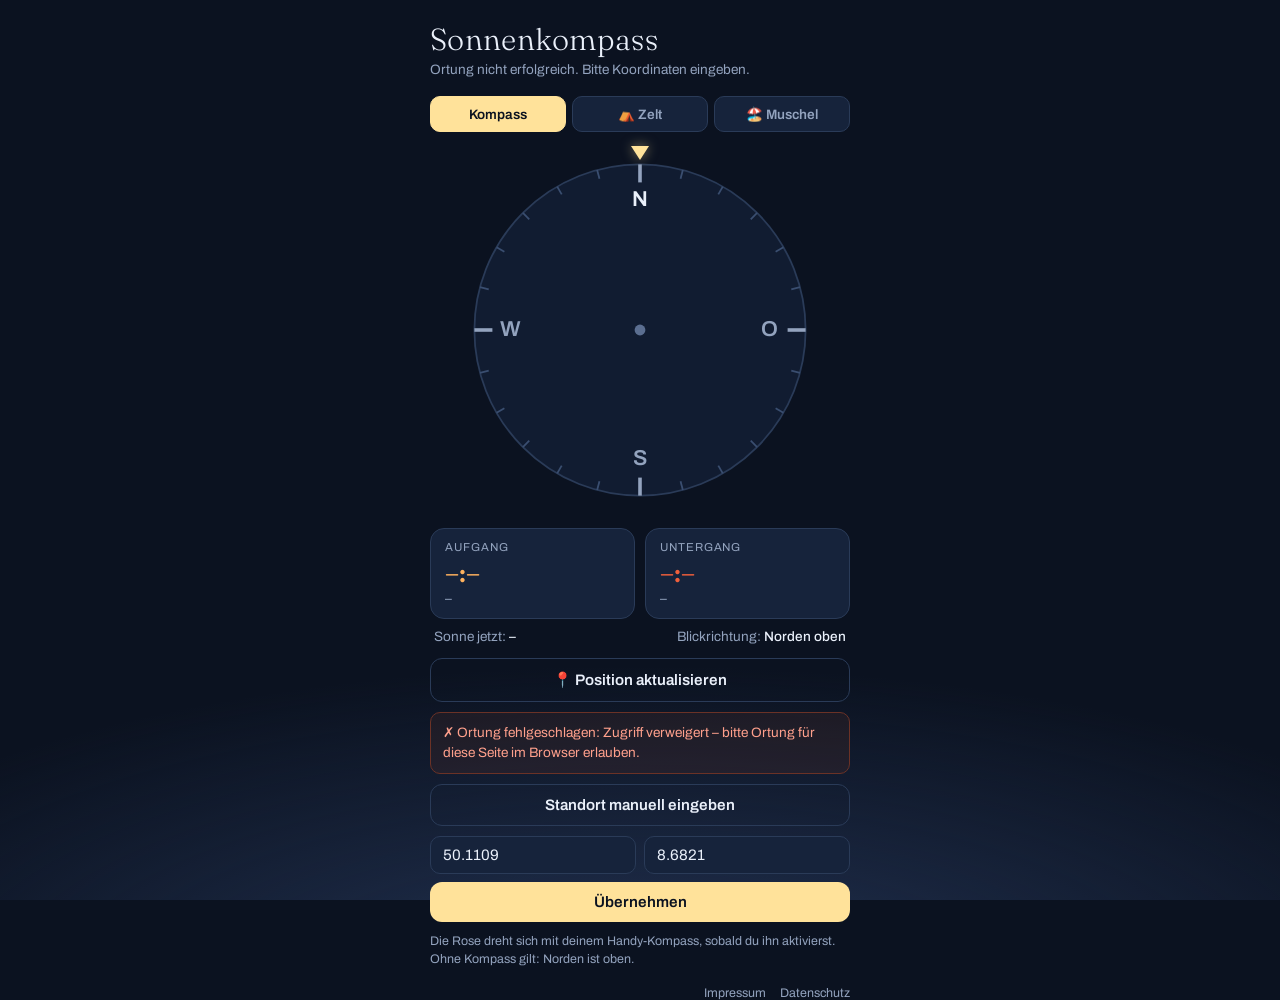
<file: index.html>
<!DOCTYPE html>
<html lang="de">
<head>
<meta charset="UTF-8">
<meta name="viewport" content="width=device-width, initial-scale=1.0, viewport-fit=cover">
<title>Sonnenkompass</title>
<link rel="icon" href="./icons/favicon.svg" type="image/svg+xml">
<link rel="icon" href="./icons/favicon.ico" sizes="any">
<link rel="manifest" href="./manifest.json">
<link rel="apple-touch-icon" href="./icons/icon-192.png">
<meta name="apple-mobile-web-app-capable" content="yes">
<meta name="apple-mobile-web-app-status-bar-style" content="black-translucent">
<meta name="theme-color" content="#0B1220">
<style>
  @font-face{
    font-family:"Fraunces";
    font-style:normal;
    font-weight:300 500;
    font-display:swap;
    src:url("fonts/fraunces.woff2") format("woff2");
  }
  @font-face{
    font-family:"Archivo";
    font-style:normal;
    font-weight:400 600;
    font-display:swap;
    src:url("fonts/archivo.woff2") format("woff2");
  }
  :root{
    --sky:#0B1220;
    --haze:#16233B;
    --line:#2A3B58;
    --text:#EAF0FA;
    --muted:#93A3BE;
    --rise:#FFB25E;
    --set:#F0603C;
    --sun:#FFE29A;
  }
  *{box-sizing:border-box;margin:0;padding:0}
  html,body{height:100%}
  body{
    background:
      radial-gradient(120% 60% at 50% 110%, #223252 0%, transparent 60%),
      var(--sky);
    color:var(--text);
    font-family:"Archivo",system-ui,sans-serif;
    display:flex;flex-direction:column;align-items:center;
    padding:20px 16px 32px;
    min-height:100%;
  }
  header{width:100%;max-width:420px;margin-bottom:6px}
  h1{
    font-family:"Fraunces",serif;font-weight:300;font-size:1.9rem;letter-spacing:.01em;
  }
  #locLine{color:var(--muted);font-size:.85rem;margin-top:4px;min-height:1.2em}
  #locLine b{color:var(--text);font-weight:500}

  .stage{position:relative;width:min(86vw,360px);aspect-ratio:1;margin:18px 0 8px}
  .pointer{
    position:absolute;top:-4px;left:50%;transform:translateX(-50%);
    width:0;height:0;border-left:9px solid transparent;border-right:9px solid transparent;
    border-top:14px solid var(--sun);filter:drop-shadow(0 0 6px rgba(255,226,154,.5));
    z-index:3;
  }
  svg{width:100%;height:100%;display:block}
  #rose{transform-origin:50% 50%;transition:transform .25s ease-out}
  @media (prefers-reduced-motion: reduce){ #rose{transition:none} }

  .cards{display:grid;grid-template-columns:1fr 1fr;gap:10px;width:100%;max-width:420px;margin-top:10px}
  .card{
    background:var(--haze);border:1px solid var(--line);border-radius:14px;padding:12px 14px;
  }
  .card .label{font-size:.72rem;letter-spacing:.08em;text-transform:uppercase;color:var(--muted)}
  .card .time{font-family:"Fraunces",serif;font-weight:500;font-size:1.7rem;margin:2px 0}
  .card .az{font-size:.85rem;color:var(--muted)}
  .card.rise .time{color:var(--rise)}
  .card.set .time{color:var(--set)}

  .now{width:100%;max-width:420px;margin-top:10px;font-size:.85rem;color:var(--muted);
    display:flex;justify-content:space-between;gap:8px;padding:0 4px}
  .now b{color:var(--text);font-weight:500}

  .controls{width:100%;max-width:420px;margin-top:14px;display:flex;flex-direction:column;gap:10px}
  button{
    font-family:inherit;font-size:.95rem;font-weight:600;color:var(--sky);
    background:var(--sun);border:none;border-radius:12px;padding:12px;cursor:pointer;
  }
  button.secondary{background:transparent;color:var(--text);border:1px solid var(--line)}
  button:focus-visible{outline:3px solid var(--rise);outline-offset:2px}
  .manual{display:none;gap:8px;flex-wrap:wrap}
  .manual.show{display:flex}
  .manual input{
    flex:1;min-width:110px;background:var(--haze);border:1px solid var(--line);border-radius:10px;
    color:var(--text);font-family:inherit;font-size:.95rem;padding:10px 12px;
  }
  .manual input:focus-visible{outline:3px solid var(--rise);outline-offset:1px}
  .hint{font-size:.78rem;color:var(--muted);line-height:1.45}
  .status{
    display:none;font-size:.85rem;line-height:1.45;border-radius:10px;
    padding:10px 12px;border:1px solid var(--line);
  }
  .status.ok{display:block;color:#8FE3A8;border-color:#2E5A3C;background:rgba(46,90,60,.18)}
  .status.err{display:block;color:#FFA08C;border-color:#6B3226;background:rgba(107,50,38,.18)}
  .seg{display:flex;gap:6px;width:100%;max-width:420px;margin-top:12px}
  .segBtn{flex:1;background:var(--haze);border:1px solid var(--line);color:var(--muted);
    border-radius:10px;padding:9px 4px;font-family:inherit;font-size:.85rem;font-weight:600;cursor:pointer}
  .segBtn.active{background:var(--sun);color:var(--sky);border-color:var(--sun)}
  .segBtn:focus-visible{outline:3px solid var(--rise);outline-offset:2px}
  .panel{width:100%;max-width:420px;background:var(--haze);border:1px solid var(--line);
    border-radius:14px;padding:12px 14px;margin-top:10px;display:flex;flex-direction:column;gap:12px}
  .panel[hidden]{display:none}
  .panel .row{display:flex;align-items:center;gap:8px;flex-wrap:wrap;font-size:.9rem}
  .panel .row > .rlabel{flex:100%;font-size:.72rem;letter-spacing:.08em;text-transform:uppercase;color:var(--muted)}
  .panel select,.panel input{background:var(--sky);border:1px solid var(--line);border-radius:8px;
    color:var(--text);font-family:inherit;font-size:.9rem;padding:8px;color-scheme:dark}
  .panel input[type=number]{width:72px}
  .panel select:focus-visible,.panel input:focus-visible{outline:3px solid var(--rise);outline-offset:1px}
  .reco{width:100%;max-width:420px;margin-top:10px;background:rgba(46,90,60,.18);
    border:1px solid #2E5A3C;color:#CFEFD9;border-radius:12px;padding:10px 12px;font-size:.88rem;line-height:1.55}
  .reco b{color:#8FE3A8}
  .legal{width:100%;max-width:420px;margin-top:18px;display:flex;justify-content:flex-end;gap:14px}
  .legal a{color:var(--muted);font-size:.78rem;text-decoration:none}
  .legal a:hover{text-decoration:underline}
  .legal a:focus-visible{outline:3px solid var(--rise);outline-offset:2px}
</style>
</head>
<body>
<header>
  <h1>Sonnenkompass</h1>
  <div id="locLine">Standort wird ermittelt …</div>
</header>

<div class="seg" role="tablist" aria-label="Szenario wählen">
  <button class="segBtn active" data-mode="kompass" role="tab" aria-selected="true">Kompass</button>
  <button class="segBtn" data-mode="zelt" role="tab" aria-selected="false">⛺ Zelt</button>
  <button class="segBtn" data-mode="strand" role="tab" aria-selected="false">🏖️ Muschel</button>
</div>

<div class="panel" id="zeltPanel" hidden>
  <div class="row">
    <span class="rlabel">Morgens am Eingang</span>
    <select id="zMorgen" aria-label="Morgens am Eingang">
      <option value="sonne" selected>Sonne</option><option value="egal">egal</option><option value="schatten">Schatten</option>
    </select>
    <input type="time" id="zMorS" value="07:00" aria-label="Morgenfenster Beginn"> –
    <input type="time" id="zMorE" value="10:00" aria-label="Morgenfenster Ende">
  </div>
  <div class="row">
    <span class="rlabel">Abends am Eingang</span>
    <select id="zAbend" aria-label="Abends am Eingang">
      <option value="sonne">Sonne</option><option value="egal">egal</option><option value="schatten" selected>Schatten</option>
    </select>
    <input type="time" id="zAbS" value="18:00" aria-label="Abendfenster Beginn"> –
    <input type="time" id="zAbE" value="21:00" aria-label="Abendfenster Ende">
  </div>
</div>

<div class="panel" id="strandPanel" hidden>
  <div class="row">
    <span class="rlabel">Schatten in der Muschel</span>
    für die nächsten <input type="number" id="stH" value="3" min="0.5" max="12" step="0.5" aria-label="Stunden"> Stunden
  </div>
</div>

<div class="stage">
  <div class="pointer" aria-hidden="true"></div>
  <svg viewBox="0 0 200 200" role="img" aria-label="Kompassrose mit Sonnenauf- und -untergangsrichtung">
    <defs>
      <linearGradient id="dayArc" x1="0" y1="0" x2="1" y2="0">
        <stop offset="0" stop-color="#FFB25E"/>
        <stop offset=".5" stop-color="#FFE29A"/>
        <stop offset="1" stop-color="#F0603C"/>
      </linearGradient>
    </defs>
    <g id="rose">
      <circle cx="100" cy="100" r="92" fill="#111C31" stroke="#2A3B58" stroke-width="1"/>
      <g id="ticks"></g>
      <g id="labels"></g>
      <path id="arc" fill="none" stroke="url(#dayArc)" stroke-width="4" stroke-linecap="round" opacity=".9"/>
      <g id="scenario"></g>
      <g id="riseMark"></g>
      <g id="setMark"></g>
      <circle id="sunNow" r="6" fill="var(--sun)" opacity="0"/>
      <circle cx="100" cy="100" r="3" fill="#5B6E90"/>
    </g>
  </svg>
</div>

<div id="recoLine" class="reco" role="status" hidden></div>

<div class="cards">
  <div class="card rise">
    <div class="label">Aufgang</div>
    <div class="time" id="riseTime">–:–</div>
    <div class="az" id="riseAz">–</div>
  </div>
  <div class="card set">
    <div class="label">Untergang</div>
    <div class="time" id="setTime">–:–</div>
    <div class="az" id="setAz">–</div>
  </div>
</div>

<div class="now">
  <span>Sonne jetzt: <b id="sunNowTxt">–</b></span>
  <span>Blickrichtung: <b id="headTxt">Norden oben</b></span>
</div>

<div class="controls">
  <button id="locateBtn" class="secondary">📍 Position aktualisieren</button>
  <div id="locStatus" class="status" role="status" aria-live="polite"></div>
  <button id="compassBtn" hidden>Kompass aktivieren</button>
  <button id="manualBtn" class="secondary">Standort manuell eingeben</button>
  <div class="manual" id="manualPanel">
    <input id="latIn" type="number" step="0.0001" inputmode="decimal" placeholder="Breite, z. B. 50.11" aria-label="Breitengrad">
    <input id="lonIn" type="number" step="0.0001" inputmode="decimal" placeholder="Länge, z. B. 8.68" aria-label="Längengrad">
    <button id="applyBtn" style="flex:100%">Übernehmen</button>
  </div>
  <p class="hint" id="hint" role="status" aria-live="polite">Die Rose dreht sich mit deinem Handy-Kompass, sobald du ihn aktivierst. Ohne Kompass gilt: Norden ist oben.</p>
</div>

<footer class="legal">
  <a href="./impressum.html">Impressum</a>
  <a href="./datenschutz.html">Datenschutz</a>
</footer>

<script>
/* ---------- Sonnenberechnung (Standard-Astronomieformeln, suncalc-Ansatz) ---------- */
const rad = Math.PI/180, e = rad*23.4397, J0 = 0.0009;
const toJulian = d => d.valueOf()/86400000 - 0.5 + 2440588;
const fromJulian = j => new Date((j + 0.5 - 2440588) * 86400000);
const toDays = d => toJulian(d) - 2451545;
const meanAnomaly = d => rad*(357.5291 + 0.98560028*d);
function eclLon(M){
  const C = rad*(1.9148*Math.sin(M) + 0.02*Math.sin(2*M) + 0.0003*Math.sin(3*M));
  return M + C + rad*102.9372 + Math.PI;
}
const decl = L => Math.asin(Math.sin(L)*Math.sin(e));
const ra = L => Math.atan2(Math.sin(L)*Math.cos(e), Math.cos(L));
const sidereal = (d,lw) => rad*(280.16 + 360.9856235*d) - lw;

function sunPosition(date, lat, lon){
  const lw = -lon*rad, phi = lat*rad, d = toDays(date);
  const M = meanAnomaly(d), L = eclLon(M), dec = decl(L), H = sidereal(d,lw) - ra(L);
  const azFromSouth = Math.atan2(Math.sin(H), Math.cos(H)*Math.sin(phi) - Math.tan(dec)*Math.cos(phi));
  const alt = Math.asin(Math.sin(phi)*Math.sin(dec) + Math.cos(phi)*Math.cos(dec)*Math.cos(H));
  return { az: ((azFromSouth/rad) + 180 + 360) % 360, alt: alt/rad };
}

function sunTimes(date, lat, lon){
  const lw = -lon*rad, phi = lat*rad;
  const d = toDays(date);
  const n = Math.round(d - J0 - lw/(2*Math.PI));
  const ds = J0 + lw/(2*Math.PI) + n;
  const M = meanAnomaly(ds), L = eclLon(M), dec = decl(L);
  const Jnoon = 2451545 + ds + 0.0053*Math.sin(M) - 0.0069*Math.sin(2*L);
  const h0 = -0.833*rad;
  const cosH = (Math.sin(h0) - Math.sin(phi)*Math.sin(dec)) / (Math.cos(phi)*Math.cos(dec));
  if (cosH > 1 || cosH < -1) return null;           // Polarnacht / Mitternachtssonne
  const w = Math.acos(cosH);
  const Jset = 2451545 + (J0 + (w + lw)/(2*Math.PI) + n) + 0.0053*Math.sin(M) - 0.0069*Math.sin(2*L);
  const Jrise = Jnoon - (Jset - Jnoon);
  return { rise: fromJulian(Jrise), set: fromJulian(Jset) };
}

/* ---------- Hilfen ---------- */
const $ = id => document.getElementById(id);
const fmtTime = d => d.toLocaleTimeString("de-DE",{hour:"2-digit",minute:"2-digit"});
const DIRS = ["N","NNO","NO","ONO","O","OSO","SO","SSO","S","SSW","SW","WSW","W","WNW","NW","NNW"];
const dirName = a => DIRS[Math.round(a/22.5) % 16];
const pt = (az, r) => ({ x: 100 + r*Math.sin(az*rad), y: 100 - r*Math.cos(az*rad) });

/* ---------- Rose zeichnen ---------- */
(function drawRose(){
  const ticks = $("ticks"), labels = $("labels");
  let t = "", l = "";
  for (let a = 0; a < 360; a += 15){
    const major = a % 90 === 0;
    const p1 = pt(a, 92), p2 = pt(a, major ? 82 : 87);
    t += `<line x1="${p1.x}" y1="${p1.y}" x2="${p2.x}" y2="${p2.y}" stroke="${major ? "#93A3BE" : "#3A4E70"}" stroke-width="${major?2:1}"/>`;
  }
  [["N",0],["O",90],["S",180],["W",270]].forEach(([n,a])=>{
    const p = pt(a, 72);
    l += `<text x="${p.x}" y="${p.y}" fill="${n==="N" ? "#EAF0FA" : "#93A3BE"}" font-size="12" font-weight="600" text-anchor="middle" dominant-baseline="middle" font-family="Archivo,sans-serif">${n}</text>`;
  });
  ticks.innerHTML = t; labels.innerHTML = l;
})();

function marker(g, az, kind){
  const color = kind === "rise" ? "var(--rise)" : "var(--set)";
  const p = pt(az, 82), q = pt(az, 55), guideEnd = pt(az, 71);
  const base =
    `<line x1="-8.5" y1="1" x2="8.5" y2="1" stroke="${color}" stroke-width="1.4" stroke-linecap="round" opacity=".55"/>` +
    `<path d="M -4.6 1 A 4.6 4.6 0 0 1 4.6 1 Z" fill="${color}"/>`;
  const rays =
    `<g stroke="${color}" stroke-width="1.6" stroke-linecap="round">` +
      `<line x1="0" y1="-6" x2="0" y2="-8.5"/>` +
      `<line x1="-4.95" y1="-3.95" x2="-6.7" y2="-5.7"/>` +
      `<line x1="4.95" y1="-3.95" x2="6.7" y2="-5.7"/>` +
    `</g>`;
  const sink =
    `<path d="M -3 4.2 L 0 7.2 L 3 4.2" fill="none" stroke="${color}" stroke-width="1.8" stroke-linecap="round" stroke-linejoin="round"/>`;
  g.innerHTML =
    `<line x1="${q.x}" y1="${q.y}" x2="${guideEnd.x}" y2="${guideEnd.y}" stroke="${color}" stroke-width="2" stroke-dasharray="3 3" opacity=".7"/>` +
    `<g transform="translate(${p.x} ${p.y}) rotate(${az})">${base}${kind === "rise" ? rays : sink}</g>`;
}

function arcPath(a1, a2, r = 92){
  const p1 = pt(a1, r), p2 = pt(a2, r);
  const span = (a2 - a1 + 360) % 360;
  return `M ${p1.x} ${p1.y} A ${r} ${r} 0 ${span > 180 ? 1 : 0} 1 ${p2.x} ${p2.y}`;
}

/* ---------- Zustand & Rendern ---------- */
let state = { lat: null, lon: null, label: "", heading: 0 };

function render(){
  if (state.lat === null) return;
  const now = new Date();
  const times = sunTimes(now, state.lat, state.lon);
  if (!times){
    $("riseTime").textContent = "—"; $("setTime").textContent = "—";
    $("riseAz").textContent = "Polartag/-nacht"; $("setAz").textContent = "";
    return;
  }
  const riseAz = sunPosition(times.rise, state.lat, state.lon).az;
  const setAz  = sunPosition(times.set,  state.lat, state.lon).az;
  const nowPos = sunPosition(now, state.lat, state.lon);

  $("riseTime").textContent = fmtTime(times.rise);
  $("setTime").textContent  = fmtTime(times.set);
  $("riseAz").textContent = `${Math.round(riseAz)}° ${dirName(riseAz)}`;
  $("setAz").textContent  = `${Math.round(setAz)}° ${dirName(setAz)}`;

  $("arc").setAttribute("d", arcPath(riseAz, setAz));
  marker($("riseMark"), riseAz, "rise");
  marker($("setMark"),  setAz,  "set");

  const s = $("sunNow");
  if (nowPos.alt > 0){
    const p = pt(nowPos.az, 92);
    s.setAttribute("cx", p.x); s.setAttribute("cy", p.y); s.setAttribute("opacity", "1");
    $("sunNowTxt").textContent = `${Math.round(nowPos.az)}° ${dirName(nowPos.az)} · ${Math.round(nowPos.alt)}° hoch`;
  } else {
    s.setAttribute("opacity", "0");
    $("sunNowTxt").textContent = "unter dem Horizont";
  }
  if (typeof renderScenario === "function") renderScenario();
}

function setLocation(lat, lon, label){
  state.lat = lat; state.lon = lon;
  $("locLine").innerHTML = `<b>${label}</b> · ${lat.toFixed(3)}°, ${lon.toFixed(3)}°`;
  render();
}

/* ---------- Szenarien: Zelt & Strandmuschel ---------- */
state.mode = "kompass";
const angDiff = (a,b) => { const d = Math.abs(a-b) % 360; return d > 180 ? 360-d : d; };
function circMean(arr){
  if (!arr.length) return null;
  let x = 0, y = 0;
  arr.forEach(a => { x += Math.sin(a*rad); y += Math.cos(a*rad); });
  return ((Math.atan2(x,y)/rad) + 360) % 360;
}
function sunAzSamples(s, e, stepMin){
  const out = [];
  for (let t = s.getTime(); t <= e.getTime(); t += stepMin*60000){
    const p = sunPosition(new Date(t), state.lat, state.lon);
    if (p.alt > 0) out.push(p.az);
  }
  return out;
}
function windowFor(startStr, endStr){
  const now = new Date();
  const [sh,sm] = (startStr||"07:00").split(":").map(Number);
  const [eh,em] = (endStr||"10:00").split(":").map(Number);
  const s = new Date(now); s.setHours(sh,sm,0,0);
  const e = new Date(now); e.setHours(eh,em,0,0);
  let tomorrow = false;
  if (e <= now){ s.setDate(s.getDate()+1); e.setDate(e.getDate()+1); tomorrow = true; }
  return { s, e, tomorrow };
}
function arrowSVG(D, color){
  const a = pt(D,8), b = pt(D,42), t = pt(D,50);
  return `<line x1="${a.x}" y1="${a.y}" x2="${b.x}" y2="${b.y}" stroke="${color}" stroke-width="3" stroke-linecap="round"/>` +
         `<g transform="translate(${t.x} ${t.y}) rotate(${D})"><path d="M 0 -7 L 5 4 L -5 4 Z" fill="${color}"/></g>`;
}
function segArcs(okFn, color){
  let out = "", start = null;
  for (let d = 0; d <= 360; d += 3){
    const ok = d < 360 && okFn(d % 360);
    if (ok && start === null) start = d;
    if (!ok && start !== null){
      const end = (d - 3 === start) ? start + 2 : d - 3;
      out += `<path d="${arcPath(start, end, 32)}" stroke="${color}" stroke-width="4" fill="none" stroke-linecap="round" opacity=".6"/>`;
      start = null;
    }
  }
  return out;
}

function renderScenario(){
  const g = $("scenario"), reco = $("recoLine");
  if (state.lat === null || state.mode === "kompass"){ g.innerHTML = ""; reco.hidden = true; return; }
  const C = "#7ED9A2";

  if (state.mode === "zelt"){
    const pm = $("zMorgen").value, pa = $("zAbend").value;
    const mw = windowFor($("zMorS").value, $("zMorE").value);
    const aw = windowFor($("zAbS").value, $("zAbE").value);
    const mAz = circMean(sunAzSamples(mw.s, mw.e, 15));
    const aAz = circMean(sunAzSamples(aw.s, aw.e, 15));
    let x = 0, y = 0, active = 0;
    if (pm !== "egal" && mAz !== null){ const w = pm === "sonne" ? 1 : -1; x += w*Math.sin(mAz*rad); y += w*Math.cos(mAz*rad); active++; }
    if (pa !== "egal" && aAz !== null){ const w = pa === "sonne" ? 1 : -1; x += w*Math.sin(aAz*rad); y += w*Math.cos(aAz*rad); active++; }
    reco.hidden = false;
    if (!active){ g.innerHTML = ""; reco.innerHTML = "Wähle mindestens einmal <b>Sonne</b> oder <b>Schatten</b>, dann berechne ich die Ausrichtung."; return; }
    const okFn = d => {
      if (pm !== "egal" && mAz !== null){ const c = angDiff(d, mAz); if (pm === "sonne" ? c >= 85 : c <= 95) return false; }
      if (pa !== "egal" && aAz !== null){ const c = angDiff(d, aAz); if (pa === "sonne" ? c >= 85 : c <= 95) return false; }
      return true;
    };
    const details = [];
    details.push(mAz !== null
      ? `Morgensonne${mw.tomorrow ? " (morgen früh)" : ""} im Mittel aus ${Math.round(mAz)}° ${dirName(mAz)}`
      : "im Morgenfenster steht die Sonne nicht über dem Horizont");
    details.push(aAz !== null
      ? `Abendsonne${aw.tomorrow ? " (morgen)" : ""} aus ${Math.round(aAz)}° ${dirName(aAz)}`
      : "im Abendfenster steht die Sonne nicht über dem Horizont");
    const mag = Math.hypot(x, y);
    if (mag < 0.35 && active === 2){
      g.innerHTML = segArcs(okFn, C);
      reco.innerHTML = `⚠️ Deine Vorgaben heben sich fast gegenseitig auf – ${details.join(", ")}. Priorisiere eine Tageszeit (die andere auf „egal“ stellen).`;
      return;
    }
    const D = ((Math.atan2(x, y)/rad) + 360) % 360;
    g.innerHTML = segArcs(okFn, C) + arrowSVG(D, C);
    reco.innerHTML = `⛺ <b>Eingang nach ${Math.round(D)}° ${dirName(D)}</b> ausrichten (grüner Pfeil). ${details.join(", ")}. Der innere grüne Bogen zeigt alle passenden Richtungen.`;
    return;
  }

  // Strandmuschel
  const h = Math.min(12, Math.max(0.5, parseFloat($("stH").value) || 3));
  const now = new Date(), end = new Date(now.getTime() + h*3600000);
  const samples = sunAzSamples(now, end, 10);
  reco.hidden = false;
  if (!samples.length){
    g.innerHTML = "";
    reco.innerHTML = "🏖️ Die Sonne ist im gewählten Zeitraum unter dem Horizont – du hast überall Schatten.";
    return;
  }
  const sMean = circMean(samples), D = (sMean + 180) % 360;
  const first = samples[0], last = samples[samples.length - 1];
  let sunsetNote = "";
  const t = sunTimes(now, state.lat, state.lon);
  if (t && t.set > now && t.set < end) sunsetNote = ` Untergang um ${fmtTime(t.set)} Uhr – danach ist ohnehin Schatten.`;
  const sunPathArc = `<path d="${arcPath(first, angDiff(first,last) < 2 ? first + 2 : last, 86)}" stroke="var(--sun)" stroke-width="6" fill="none" stroke-linecap="round" opacity=".95"/>`;
  const shadeArc = `<path d="${arcPath((D - 50 + 360) % 360, (D + 50) % 360, 32)}" stroke="${C}" stroke-width="4" fill="none" stroke-linecap="round" opacity=".6"/>`;
  g.innerHTML = sunPathArc + shadeArc + arrowSVG(D, C);
  reco.innerHTML = `🏖️ <b>Öffnung nach ${Math.round(D)}° ${dirName(D)}</b> (grüner Pfeil) – die Sonne wandert bis ${fmtTime(end)} Uhr von ${Math.round(first)}° ${dirName(first)} nach ${Math.round(last)}° ${dirName(last)} (heller Bogen).${sunsetNote}`;
}

document.querySelectorAll(".segBtn").forEach(b => b.addEventListener("click", () => {
  state.mode = b.dataset.mode;
  document.querySelectorAll(".segBtn").forEach(x => {
    x.classList.toggle("active", x === b);
    x.setAttribute("aria-selected", x === b ? "true" : "false");
  });
  $("zeltPanel").hidden = state.mode !== "zelt";
  $("strandPanel").hidden = state.mode !== "strand";
  renderScenario();
}));
["zMorgen","zAbend","zMorS","zMorE","zAbS","zAbE","stH"].forEach(id =>
  $(id).addEventListener("input", renderScenario));

/* ---------- GPS ---------- */
function showStatus(kind, msg){
  const s = $("locStatus");
  s.className = "status " + kind;
  s.textContent = msg;
}

function locate(fresh){
  if (!navigator.geolocation){
    showStatus("err", "✗ Dein Browser stellt keine Ortung bereit.");
    manualFallback("Keine Ortung verfügbar.");
    return;
  }
  const btn = $("locateBtn");
  btn.disabled = true; btn.textContent = "📍 Position wird ermittelt …";
  $("locLine").textContent = "Standort wird ermittelt …";
  const done = () => { btn.disabled = false; btn.textContent = "📍 Position aktualisieren"; };

  const onSuccess = (p, note) => {
    setLocation(p.coords.latitude, p.coords.longitude, "Dein Standort");
    $("manualPanel").classList.remove("show");
    const acc = p.coords.accuracy;
    const t = new Date(p.timestamp).toLocaleTimeString("de-DE",{hour:"2-digit",minute:"2-digit"});
    showStatus("ok", `✓ Position aktualisiert um ${t} Uhr` +
      (isFinite(acc) ? ` · Genauigkeit ca. ±${Math.round(acc)} m` : "") +
      (note ? ` · ${note}` : ""));
    done();
  };
  const onFail = err => {
    const reasons = {
      1: "Zugriff verweigert – bitte Ortung für diese Seite im Browser erlauben.",
      2: "Position derzeit nicht bestimmbar (kein GPS-/Netzsignal).",
      3: "Zeitüberschreitung – weder GPS noch Netzwerk-Ortung haben geantwortet."
    };
    showStatus("err", "✗ Ortung fehlgeschlagen: " + (reasons[err.code] || "Unbekannter Fehler."));
    manualFallback("Ortung nicht erfolgreich.");
    done();
  };

  // Stufe 1: präzise per GPS (bis 20 s). Stufe 2 bei Timeout: schnelle Netzwerk-Ortung.
  navigator.geolocation.getCurrentPosition(
    p => onSuccess(p),
    err => {
      if (err.code === 3 && fresh){
        btn.textContent = "📍 GPS zäh – versuche Netzwerk-Ortung …";
        navigator.geolocation.getCurrentPosition(
          p => onSuccess(p, "netzwerkbasiert, ggf. ungenauer"),
          onFail,
          { enableHighAccuracy: false, timeout: 10000, maximumAge: 120000 }
        );
      } else onFail(err);
    },
    { enableHighAccuracy: !!fresh, timeout: fresh ? 20000 : 8000, maximumAge: fresh ? 0 : 300000 }
  );
}
function manualFallback(msg){
  $("locLine").textContent = msg + " Bitte Koordinaten eingeben.";
  $("manualPanel").classList.add("show");
  $("latIn").value = "50.1109"; $("lonIn").value = "8.6821"; // Frankfurt als Startwert
}

/* ---------- Kompass ---------- */
// Rohe Sensordaten rauschen und springen am 0°/360°-Übergang – geglättet
// (Tiefpass) und als "unwrapped" Winkel gedreht, damit die Rose immer den
// kürzesten Weg nimmt statt über die Naht zu hüpfen.
let smoothedHeading = null;
let displayRotation = 0;
function onOrient(ev){
  let h = null;
  if (typeof ev.webkitCompassHeading === "number") h = ev.webkitCompassHeading;       // iOS
  else if (ev.absolute && typeof ev.alpha === "number") h = (360 - ev.alpha) % 360;   // Android
  if (h === null) return;

  if (smoothedHeading === null){
    smoothedHeading = h;
  } else {
    const delta = ((h - smoothedHeading + 540) % 360) - 180;   // kürzester Winkel, -180..180
    smoothedHeading = (smoothedHeading + delta * 0.15 + 360) % 360;
  }
  state.heading = smoothedHeading;

  const diff = ((smoothedHeading - displayRotation % 360 + 540) % 360) - 180;
  displayRotation += diff;

  $("rose").style.transform = `rotate(${-displayRotation}deg)`;
  $("headTxt").textContent = `${Math.round(smoothedHeading)}° ${dirName(smoothedHeading)}`;
}
function startCompass(){
  if (typeof DeviceOrientationEvent !== "undefined" &&
      typeof DeviceOrientationEvent.requestPermission === "function"){
    DeviceOrientationEvent.requestPermission().then(res => {
      if (res === "granted"){
        window.addEventListener("deviceorientation", onOrient);
        $("compassBtn").hidden = true;
      } else $("hint").textContent = "Kompass-Zugriff abgelehnt – Norden bleibt oben.";
    }).catch(()=>{ $("hint").textContent = "Kompass nicht verfügbar – Norden bleibt oben."; });
  } else {
    window.addEventListener("deviceorientationabsolute", onOrient);
    window.addEventListener("deviceorientation", onOrient);
    $("compassBtn").hidden = true;

    // Android startet ohne Berechtigungsdialog – kommt kein einziges Sensor-Event
    // an (Berechtigung verweigert, kein Sensor, Browser-Eigenheit), bliebe das
    // sonst lautlos ohne jede Rückmeldung. Nach kurzer Frist sichtbar machen
    // und einen erneuten Versuch anbieten.
    const noSignalTimer = setTimeout(() => {
      if (smoothedHeading === null){
        $("compassBtn").hidden = false;
        $("compassBtn").textContent = "Kompass erneut aktivieren";
        $("hint").textContent = "Kein Kompasssignal erkannt – Gerät kurz bewegen oder die Sensor-Berechtigung in den Website-Einstellungen des Browsers prüfen, dann erneut versuchen.";
      }
    }, 2500);
    const onFirstSignal = () => clearTimeout(noSignalTimer);
    window.addEventListener("deviceorientationabsolute", onFirstSignal, { once: true });
    window.addEventListener("deviceorientation", onFirstSignal, { once: true });
  }
}

/* ---------- Events ---------- */
if (typeof DeviceOrientationEvent !== "undefined" &&
    typeof DeviceOrientationEvent.requestPermission === "function"){
  $("compassBtn").hidden = false;               // iOS braucht eine Nutzergeste
} else if (window.DeviceOrientationEvent){
  startCompass();                                // Android: direkt versuchen
}
$("compassBtn").addEventListener("click", startCompass);
$("locateBtn").addEventListener("click", () => locate(true));
$("manualBtn").addEventListener("click", () => {
  $("manualPanel").classList.toggle("show");
  if ($("latIn").value === "") { $("latIn").value = "50.1109"; $("lonIn").value = "8.6821"; }
});
$("applyBtn").addEventListener("click", () => {
  const lat = parseFloat($("latIn").value), lon = parseFloat($("lonIn").value);
  if (isFinite(lat) && isFinite(lon) && Math.abs(lat) <= 90 && Math.abs(lon) <= 180)
    setLocation(lat, lon, "Manuell");
  else $("locLine").textContent = "Ungültige Koordinaten – bitte prüfen.";
});

locate();
setInterval(render, 60000);   // Sonnenstand jede Minute aktualisieren

if ('serviceWorker' in navigator) navigator.serviceWorker.register('./sw.js');
</script>
</body>
</html>
</file>
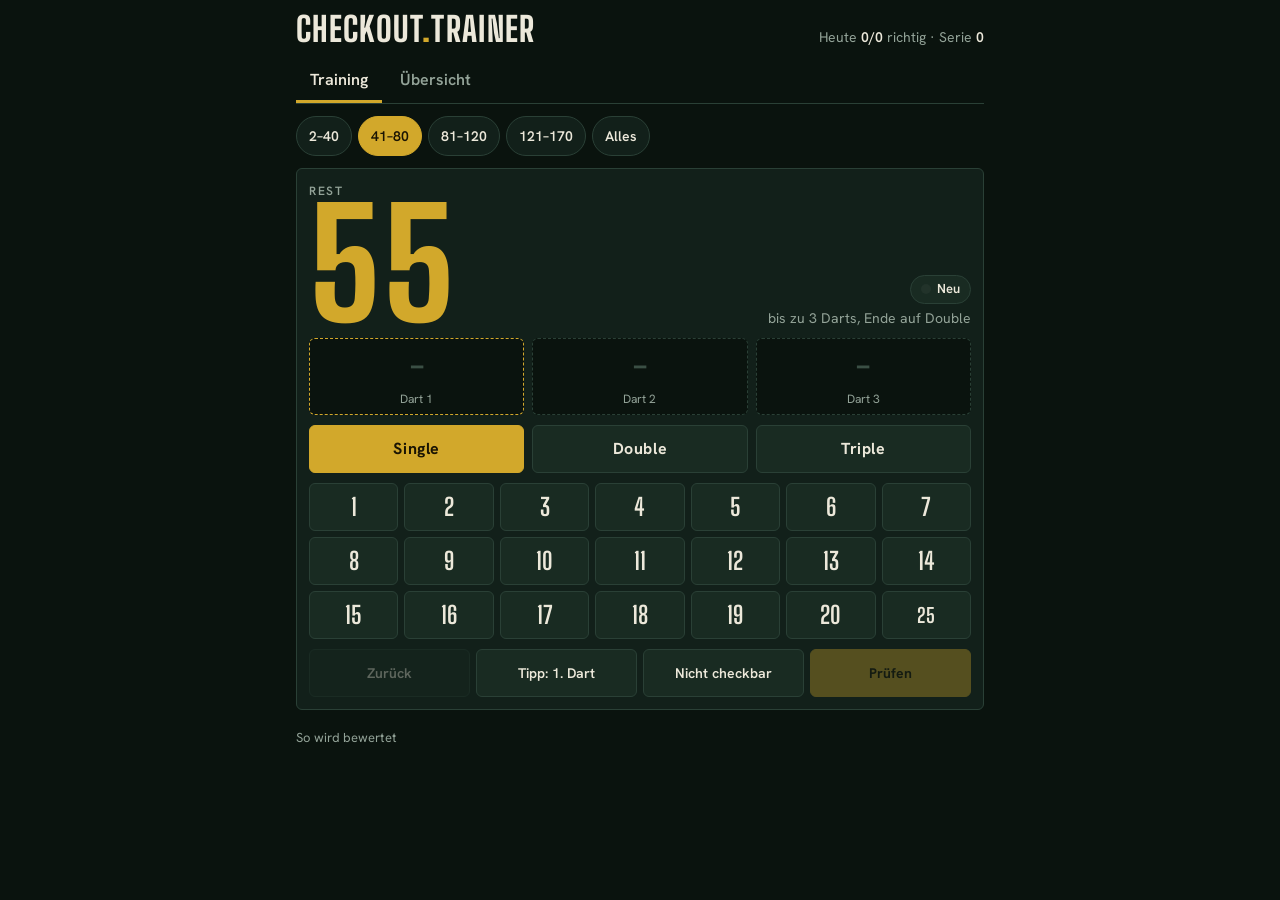
<file: checkout-trainer/index.html>
<!doctype html>
<html lang="de">
<head>
<meta charset="utf-8">
<meta name="viewport" content="width=device-width, initial-scale=1, viewport-fit=cover">
<title>Checkout-Trainer</title>
<meta name="description" content="Standard-Checkouts im Steel Darts lernen, mit Lernkartei.">
<meta name="theme-color" content="#0A130E">
<link rel="manifest" href="./manifest.json">
<link rel="icon" href="./icons/favicon.svg" type="image/svg+xml">
<link rel="icon" href="./icons/favicon.ico" sizes="any">
<link rel="apple-touch-icon" href="./icons/icon-192.png">
<link rel="preload" href="./fonts/big-shoulders-display.woff2" as="font" type="font/woff2" crossorigin>
<link rel="stylesheet" href="./style.css">
</head>
<body>
<main class="wrap" id="app"></main>
<div id="live" class="sr-only" role="status" aria-live="polite"></div>
<script src="./routes.js"></script>
<script src="./logic.js"></script>
<script src="./app.js"></script>
</body>
</html>
</file>
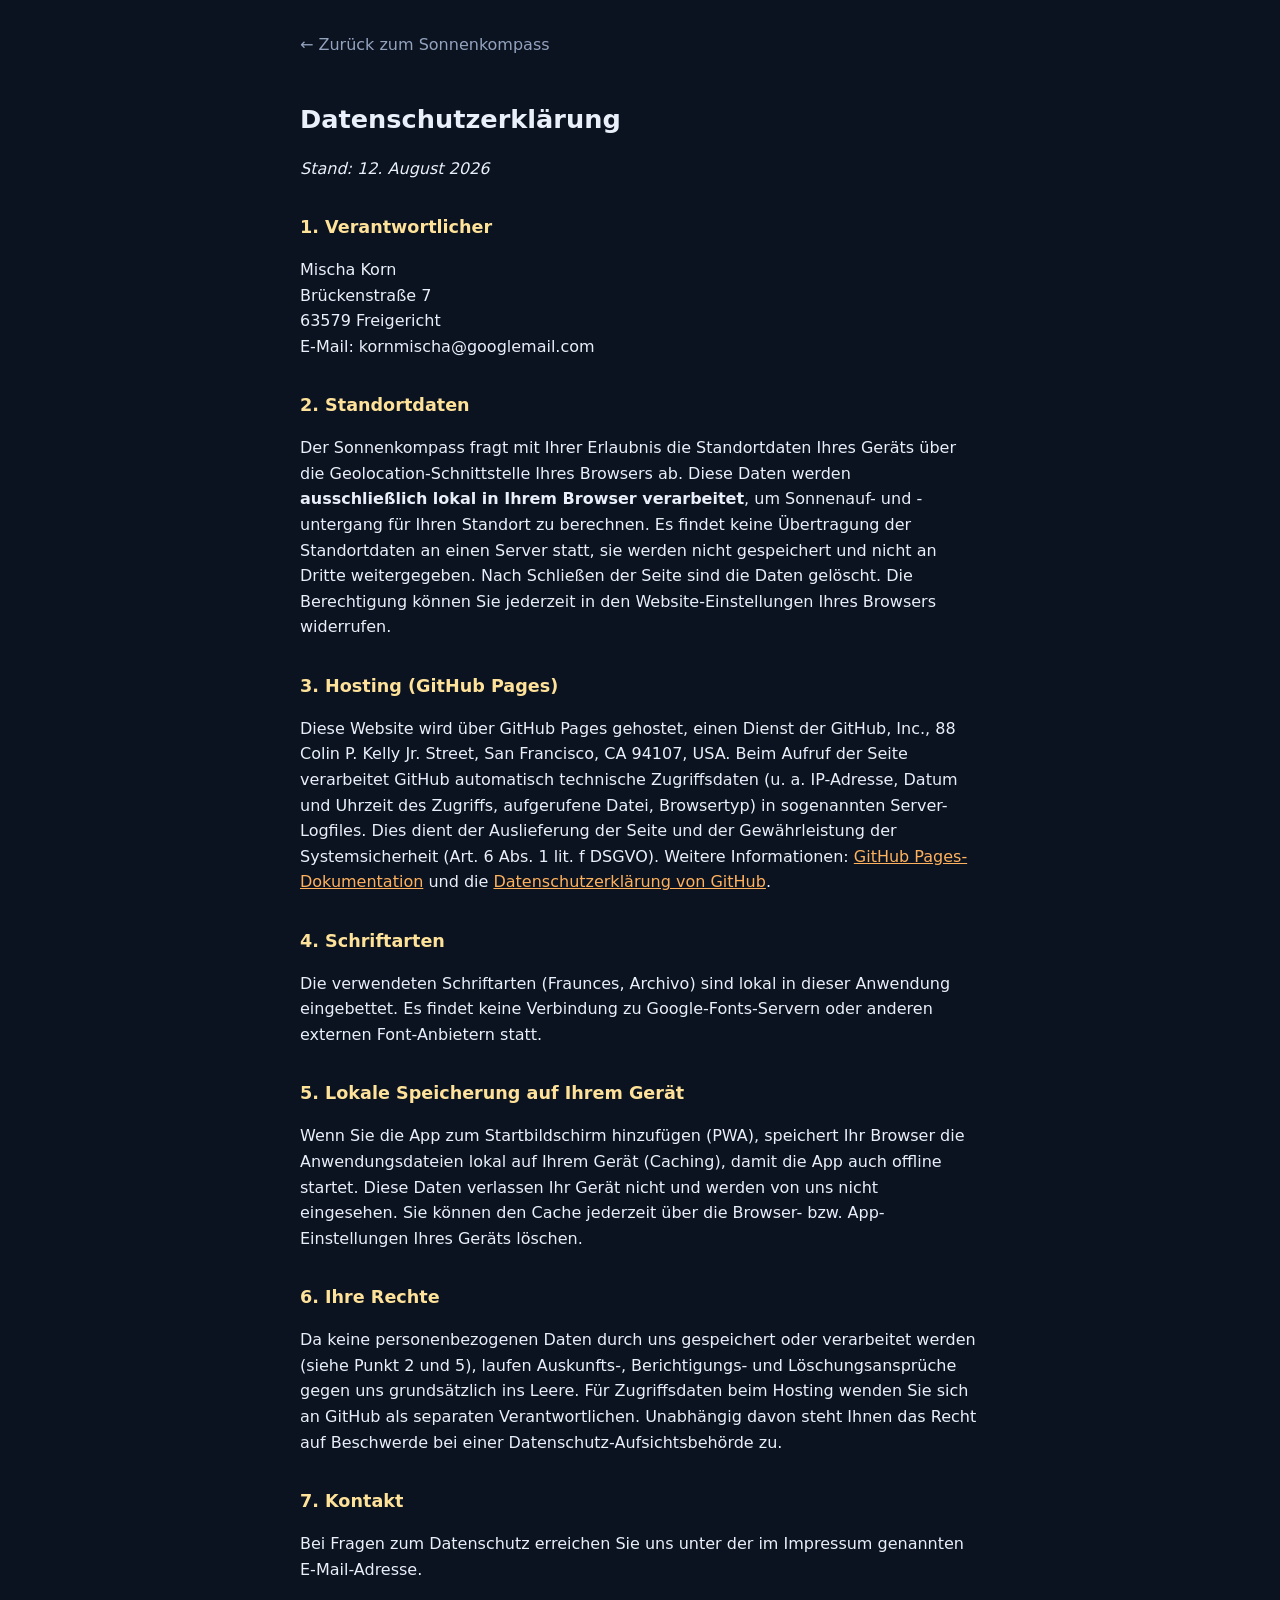
<file: datenschutz.html>
<!DOCTYPE html>
<html lang="de">
<head>
<meta charset="UTF-8">
<meta name="viewport" content="width=device-width, initial-scale=1.0">
<title>Datenschutzerklärung – Sonnenkompass</title>
<link rel="icon" href="./icons/favicon.svg" type="image/svg+xml">
<link rel="icon" href="./icons/favicon.ico" sizes="any">
<style>
  html{background:#0B1220}
  body{background:#0B1220;color:#EAF0FA;font-family:system-ui,sans-serif;line-height:1.6;
    max-width:680px;min-height:100vh;margin:0 auto;padding:32px 20px 60px}
  h1{font-weight:600;font-size:1.6rem;margin-bottom:.3em}
  h2{font-weight:600;font-size:1.1rem;margin-top:1.8em;color:#FFE29A}
  a{color:#FFB25E}
  .back{display:inline-block;margin-bottom:24px;color:#93A3BE;text-decoration:none}
</style>
</head>
<body>
<a class="back" href="./index.html">← Zurück zum Sonnenkompass</a>
<h1>Datenschutzerklärung</h1>
<p><em>Stand: 12. August 2026</em></p>

<h2>1. Verantwortlicher</h2>
<p>Mischa Korn<br>Brückenstraße 7<br>63579 Freigericht<br>E-Mail: kornmischa@googlemail.com</p>

<h2>2. Standortdaten</h2>
<p>Der Sonnenkompass fragt mit Ihrer Erlaubnis die Standortdaten Ihres Geräts über die
Geolocation-Schnittstelle Ihres Browsers ab. Diese Daten werden <strong>ausschließlich lokal
in Ihrem Browser verarbeitet</strong>, um Sonnenauf- und -untergang für Ihren Standort zu
berechnen. Es findet keine Übertragung der Standortdaten an einen Server statt, sie werden
nicht gespeichert und nicht an Dritte weitergegeben. Nach Schließen der Seite sind die Daten
gelöscht. Die Berechtigung können Sie jederzeit in den Website-Einstellungen Ihres Browsers
widerrufen.</p>

<h2>3. Hosting (GitHub Pages)</h2>
<p>Diese Website wird über GitHub Pages gehostet, einen Dienst der GitHub, Inc.,
88 Colin P. Kelly Jr. Street, San Francisco, CA 94107, USA. Beim Aufruf der Seite verarbeitet
GitHub automatisch technische Zugriffsdaten (u. a. IP-Adresse, Datum und Uhrzeit des Zugriffs,
aufgerufene Datei, Browsertyp) in sogenannten Server-Logfiles. Dies dient der Auslieferung der
Seite und der Gewährleistung der Systemsicherheit (Art. 6 Abs. 1 lit. f DSGVO). Weitere
Informationen: <a href="https://docs.github.com/pages" target="_blank" rel="noopener">GitHub
Pages-Dokumentation</a> und die
<a href="https://docs.github.com/site-policy/privacy-policies/github-general-privacy-statement" target="_blank" rel="noopener">Datenschutzerklärung von GitHub</a>.</p>

<h2>4. Schriftarten</h2>
<p>Die verwendeten Schriftarten (Fraunces, Archivo) sind lokal in dieser Anwendung
eingebettet. Es findet keine Verbindung zu Google-Fonts-Servern oder anderen externen
Font-Anbietern statt.</p>

<h2>5. Lokale Speicherung auf Ihrem Gerät</h2>
<p>Wenn Sie die App zum Startbildschirm hinzufügen (PWA), speichert Ihr Browser die
Anwendungsdateien lokal auf Ihrem Gerät (Caching), damit die App auch offline startet. Diese
Daten verlassen Ihr Gerät nicht und werden von uns nicht eingesehen. Sie können den
Cache jederzeit über die Browser- bzw. App-Einstellungen Ihres Geräts löschen.</p>

<h2>6. Ihre Rechte</h2>
<p>Da keine personenbezogenen Daten durch uns gespeichert oder verarbeitet werden (siehe
Punkt 2 und 5), laufen Auskunfts-, Berichtigungs- und Löschungsansprüche gegen uns
grundsätzlich ins Leere. Für Zugriffsdaten beim Hosting wenden Sie sich an GitHub als
separaten Verantwortlichen. Unabhängig davon steht Ihnen das Recht auf Beschwerde bei einer
Datenschutz-Aufsichtsbehörde zu.</p>

<h2>7. Kontakt</h2>
<p>Bei Fragen zum Datenschutz erreichen Sie uns unter der im Impressum genannten
E-Mail-Adresse.</p>
</body>
</html>
</file>
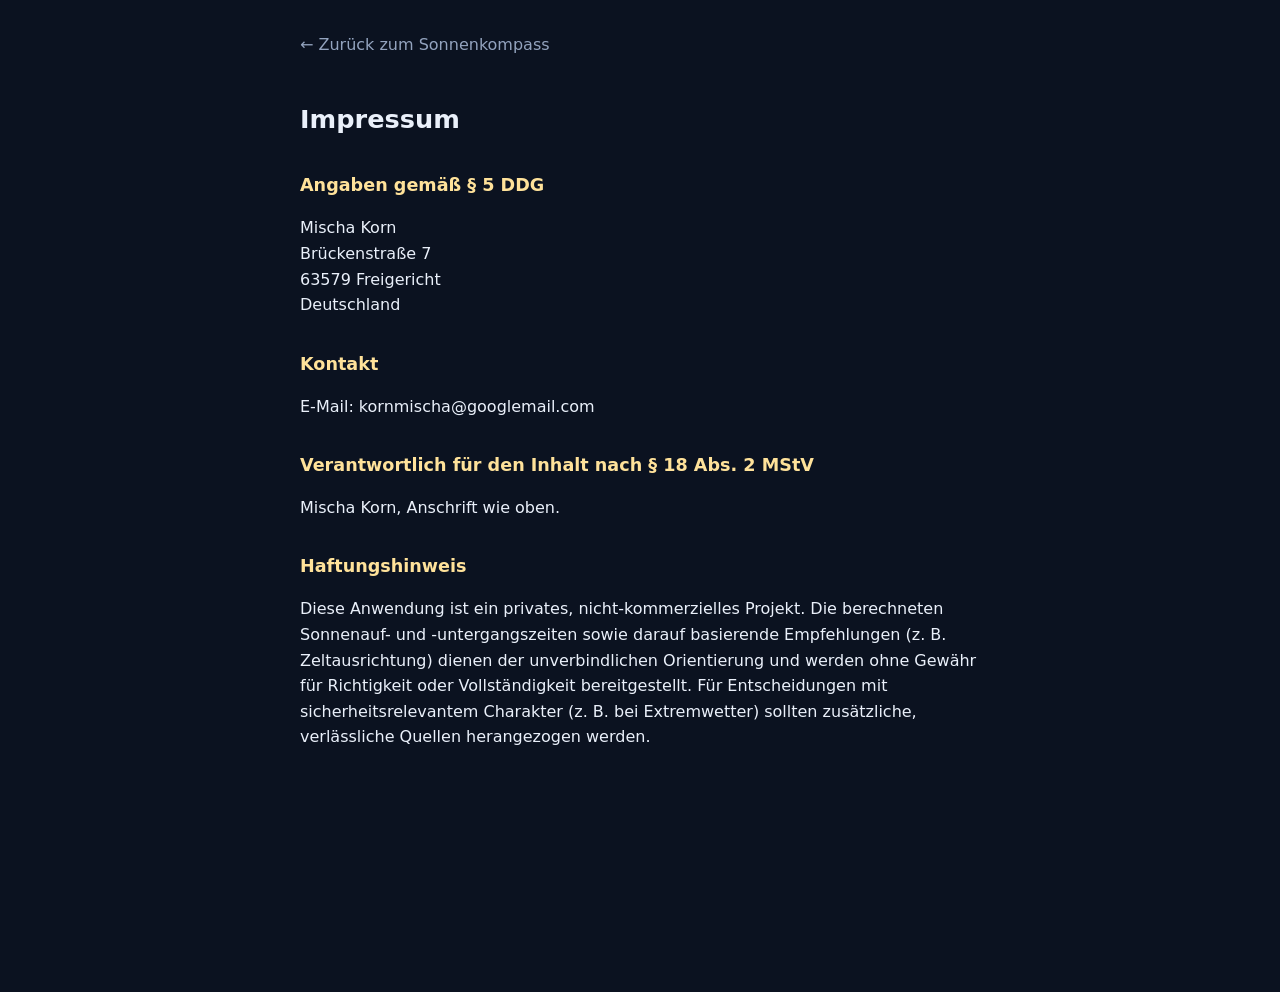
<file: impressum.html>
<!DOCTYPE html>
<html lang="de">
<head>
<meta charset="UTF-8">
<meta name="viewport" content="width=device-width, initial-scale=1.0">
<title>Impressum – Sonnenkompass</title>
<link rel="icon" href="./icons/favicon.svg" type="image/svg+xml">
<link rel="icon" href="./icons/favicon.ico" sizes="any">
<style>
  html{background:#0B1220}
  body{background:#0B1220;color:#EAF0FA;font-family:system-ui,sans-serif;line-height:1.6;
    max-width:680px;min-height:100vh;margin:0 auto;padding:32px 20px 60px}
  h1{font-weight:600;font-size:1.6rem;margin-bottom:.3em}
  h2{font-weight:600;font-size:1.1rem;margin-top:1.8em;color:#FFE29A}
  a{color:#FFB25E}
  .back{display:inline-block;margin-bottom:24px;color:#93A3BE;text-decoration:none}
</style>
</head>
<body>
<a class="back" href="./index.html">← Zurück zum Sonnenkompass</a>
<h1>Impressum</h1>

<h2>Angaben gemäß § 5 DDG</h2>
<p>Mischa Korn<br>Brückenstraße 7<br>63579 Freigericht<br>Deutschland</p>

<h2>Kontakt</h2>
<p>E-Mail: kornmischa@googlemail.com</p>

<h2>Verantwortlich für den Inhalt nach § 18 Abs. 2 MStV</h2>
<p>Mischa Korn, Anschrift wie oben.</p>

<h2>Haftungshinweis</h2>
<p>Diese Anwendung ist ein privates, nicht-kommerzielles Projekt. Die berechneten
Sonnenauf- und -untergangszeiten sowie darauf basierende Empfehlungen (z. B. Zeltausrichtung)
dienen der unverbindlichen Orientierung und werden ohne Gewähr für Richtigkeit oder
Vollständigkeit bereitgestellt. Für Entscheidungen mit sicherheitsrelevantem Charakter
(z. B. bei Extremwetter) sollten zusätzliche, verlässliche Quellen herangezogen werden.</p>
</body>
</html>
</file>
<file: checkout-trainer/style.css>
/* Layout: ein Scoreboard oben (Rest in Großziffern), darunter Dart-Slots und Eingabe wie ein Tastenfeld; zweiter Tab ist die Übersicht aller Wege. */
/* Schriften lokal (keine Requests an Google, funktioniert offline). Beide SIL Open Font License. */
@font-face { font-family: "Big Shoulders Display"; src: url("fonts/big-shoulders-display.woff2") format("woff2"); font-weight: 100 900; font-display: swap; }
@font-face { font-family: "Hanken Grotesk"; src: url("fonts/hanken-grotesk.woff2") format("woff2"); font-weight: 100 900; font-display: swap; }
:root {
  --bg: #0A130E;          /* Boardgrün, fast schwarz */
  --panel: #12201A;
  --panel-2: #192B22;
  --line: #2A4036;
  --fg: #ECE8DA;          /* Kreide */
  --muted: #93A398;
  --amber: #D2A82B;       /* Scoreboard-Gelb */
  --amber-ink: #1A1403;
  --good: #5DBB7A;
  --bad: #E0594E;
  --b0: #22332A; --b1: #B8473F; --b2: #C97B34; --b3: #C9A227; --b4: #8FB04A; --b5: #4FAE72;
  --display: "Big Shoulders Display", "Arial Narrow", Impact, sans-serif;
  --body: "Hanken Grotesk", system-ui, -apple-system, "Segoe UI", sans-serif;
  color-scheme: dark;
}
* { box-sizing: border-box; }
html, body { margin: 0; }
body { background: var(--bg); color: var(--fg); font-family: var(--body); font-size: 16px; line-height: 1.45; }
button { font: inherit; color: inherit; cursor: pointer; }
button:focus-visible { outline: 2px solid var(--amber); outline-offset: 2px; }
.wrap { max-width: 720px; margin: 0 auto; padding-block: max(12px, env(safe-area-inset-top, 0px)) max(16px, env(safe-area-inset-bottom, 0px));
  padding-left: max(16px, env(safe-area-inset-left, 0px)); padding-right: max(16px, env(safe-area-inset-right, 0px));
  display: flex; flex-direction: column; gap: 12px; }
header { display: flex; align-items: baseline; justify-content: space-between; gap: 12px; flex-wrap: wrap; }
h1 { font-family: var(--display); font-weight: 800; font-size: 34px; letter-spacing: .04em; text-transform: uppercase; margin: 0; line-height: 1; text-wrap: balance; }
h1 span { color: var(--amber); }
.session { color: var(--muted); font-size: 14px; font-variant-numeric: tabular-nums; }
.session b { color: var(--fg); font-weight: 600; }
.tabs { display: flex; gap: 4px; border-bottom: 1px solid var(--line); }
.tab { background: none; border: 0; border-bottom: 3px solid transparent; padding: 8px 14px; color: var(--muted); font-weight: 600; min-height: 44px; }
.tab[aria-selected="true"] { color: var(--fg); border-bottom-color: var(--amber); }
.chips { display: flex; flex-wrap: wrap; gap: 6px; }
.chip { background: var(--panel); border: 1px solid var(--line); border-radius: 999px; padding: 6px 12px; min-height: 40px; font-variant-numeric: tabular-nums; font-weight: 600; font-size: 14px; }
.chip[aria-pressed="true"] { background: var(--amber); border-color: var(--amber); color: var(--amber-ink); }
.rangeinfo { color: var(--muted); font-size: 14px; }

.board { background: var(--panel); border: 1px solid var(--line); border-radius: 6px; padding: 14px 12px 12px; display: grid; gap: 10px; }
.score-row { display: flex; align-items: flex-end; justify-content: space-between; gap: 12px; }
.lbl { font-size: 12px; letter-spacing: .14em; text-transform: uppercase; color: var(--muted); font-weight: 600; }
.score { font-family: var(--display); font-weight: 800; font-size: clamp(80px, 22vw, 150px); line-height: .85; color: var(--amber); font-variant-numeric: tabular-nums; letter-spacing: .01em; }
.box-badge { text-align: right; display: grid; gap: 4px; justify-items: end; }
.box-pill { display: inline-flex; align-items: center; gap: 6px; font-size: 13px; font-weight: 600; padding: 4px 10px; border-radius: 999px; background: var(--panel-2); border: 1px solid var(--line); }
.dot { width: 10px; height: 10px; border-radius: 50%; background: var(--b0); display: inline-block; }
.slots { display: grid; grid-template-columns: repeat(3, 1fr); gap: 8px; }
.slot { border: 1px dashed var(--line); border-radius: 6px; min-height: 64px; padding: 6px 8px; display: grid; align-content: center; justify-items: center; gap: 2px; background: var(--bg); }
.slot.filled { border-style: solid; border-color: #3C5A4B; }
.slot.next { border-color: var(--amber); }
.slot .d { font-family: var(--display); font-weight: 800; font-size: 34px; line-height: 1; font-variant-numeric: tabular-nums; }
.slot .rest { font-size: 12px; color: var(--muted); font-variant-numeric: tabular-nums; }
.slot .empty { color: #3A4F44; font-family: var(--display); font-size: 30px; font-weight: 700; }
.slot.hint .d { color: var(--amber); }

.pad { display: grid; gap: 10px; }
.mult { display: grid; grid-template-columns: repeat(3, 1fr); gap: 8px; }
.m { background: var(--panel-2); border: 1px solid var(--line); border-radius: 6px; min-height: 48px; font-weight: 700; letter-spacing: .04em; }
.m[aria-pressed="true"] { background: var(--amber); color: var(--amber-ink); border-color: var(--amber); }
/* 20 Zahlen + Bull = 3 Reihen à 7 */
.nums { display: grid; grid-template-columns: repeat(7, 1fr); gap: 6px; }
.n { background: var(--panel-2); border: 1px solid var(--line); border-radius: 6px; min-height: 48px; font-family: var(--display); font-size: 24px; font-weight: 700; font-variant-numeric: tabular-nums; }
.n.bull { font-size: 20px; letter-spacing: .02em; }
.n:active, .m:active { transform: translateY(1px); }
button:disabled { opacity: .35; cursor: not-allowed; }
.actions { display: flex; flex-wrap: wrap; gap: 8px; }
.actions.four { display: grid; grid-template-columns: repeat(4, 1fr); gap: 6px; }
.actions.four .btn { padding: 6px 4px; font-size: 14px; line-height: 1.15; }
.btn { background: var(--panel-2); border: 1px solid var(--line); border-radius: 6px; padding: 10px 14px; min-height: 48px; font-weight: 600; }
.btn.primary { background: var(--amber); border-color: var(--amber); color: var(--amber-ink); flex: 1 1 140px; font-weight: 700; }
.btn.ghost { background: none; }

.result { border-radius: 6px; border: 1px solid var(--line); border-left-width: 5px; padding: 14px 16px; display: grid; gap: 8px; background: var(--panel-2); }
.result.ok { border-left-color: var(--good); }
.result.no { border-left-color: var(--bad); }
.result h2 { margin: 0; font-size: 18px; }
.result p { margin: 0; }
.route { font-family: var(--display); font-weight: 800; font-size: 30px; letter-spacing: .04em; font-variant-numeric: tabular-nums; }
.small { color: var(--muted); font-size: 14px; }

.legend { display: flex; flex-wrap: wrap; gap: 6px 14px; font-size: 13px; color: var(--muted); }
.legend span { display: inline-flex; align-items: center; gap: 6px; }
.prog { display: grid; gap: 6px; }
.bar { height: 8px; border-radius: 4px; background: var(--panel); overflow: hidden; display: flex; border: 1px solid var(--line); }
.bar i { display: block; height: 100%; }
.grid { display: grid; grid-template-columns: repeat(auto-fill, minmax(104px, 1fr)); gap: 6px; }
.cell { border: 1px solid var(--line); border-radius: 6px; padding: 8px 10px; background: var(--panel); display: grid; gap: 2px; min-width: 0; position: relative; }
.cell .cn { font-family: var(--display); font-weight: 800; font-size: 26px; line-height: 1; font-variant-numeric: tabular-nums; }
.cell .cr { font-size: 13px; color: var(--muted); font-variant-numeric: tabular-nums; overflow-wrap: anywhere; }
.cell .cb { position: absolute; right: 8px; top: 8px; font-size: 11px; font-weight: 700; color: var(--amber-ink); background: var(--c, var(--b0)); border-radius: 999px; min-width: 18px; text-align: center; padding: 1px 5px; }
.cell { border-left: 5px solid var(--c, var(--b0)); }
.cell.bogey .cr { font-style: italic; }
.resetbox { display: flex; flex-wrap: wrap; gap: 8px; align-items: center; }
.danger { border-color: var(--bad); color: var(--bad); }
.note { color: var(--muted); font-size: 13px; margin: 0; }
details.note summary { cursor: pointer; min-height: 32px; display: flex; align-items: center; }
details.note summary:focus-visible { outline: 2px solid var(--amber); outline-offset: 2px; }
.backup { display: grid; gap: 8px; border-top: 1px solid var(--line); padding-top: 12px; }
.backup h2 { margin: 0; font-size: 16px; }
.backup p { margin: 0; }
.warn { margin: 0; padding: 8px 12px; border-radius: 6px; border: 1px solid var(--bad); color: var(--fg); background: #2A1513; font-size: 14px; }
@media (prefers-reduced-motion: reduce) { * { transition: none !important; } }
/* Schmale Handys: Bereichs-Chips in einer Zeile halten */
@media (max-width: 380px) { .chips { gap: 4px; } .chip { padding: 6px 9px; } }
.sr-only { position: absolute; width: 1px; height: 1px; padding: 0; margin: -1px; overflow: hidden; clip: rect(0 0 0 0); white-space: nowrap; border: 0; }
.warn p { margin: 0 0 8px; }
/* Erinnerung an die Sicherung: eine Zeile über den Bereichs-Chips */
.nudge { display: flex; align-items: center; gap: 6px; margin: 0; padding: 2px 2px 2px 10px; border: 1px solid var(--line); border-left: 4px solid var(--amber); border-radius: 6px; background: var(--panel); font-size: 13px; }
.nudge span { flex: 1; line-height: 1.25; }
.nudge .btn { min-height: 32px; padding: 2px 10px; font-size: 13px; flex: 0 0 auto; }
.nudge.done { padding: 10px; border-left-color: var(--good); }
/* Problemzahlen */
.problems { display: grid; gap: 6px; }
.problems h2 { margin: 0; font-size: 16px; }
.problems h2 .small { font-weight: 400; }
.problems p { margin: 0; }
.plist { list-style: none; margin: 0; padding: 0; display: grid; gap: 4px; }
.plist li { display: grid; grid-template-columns: 52px 1fr auto; align-items: baseline; gap: 10px; padding: 6px 10px; border: 1px solid var(--line); border-left: 4px solid var(--bad); border-radius: 6px; background: var(--panel); }
.plist .pn { font-family: var(--display); font-weight: 800; font-size: 24px; line-height: 1; font-variant-numeric: tabular-nums; }
.plist .pr { color: var(--muted); font-size: 14px; font-variant-numeric: tabular-nums; }
.plist .pq { font-size: 14px; font-weight: 600; font-variant-numeric: tabular-nums; }
</file>
